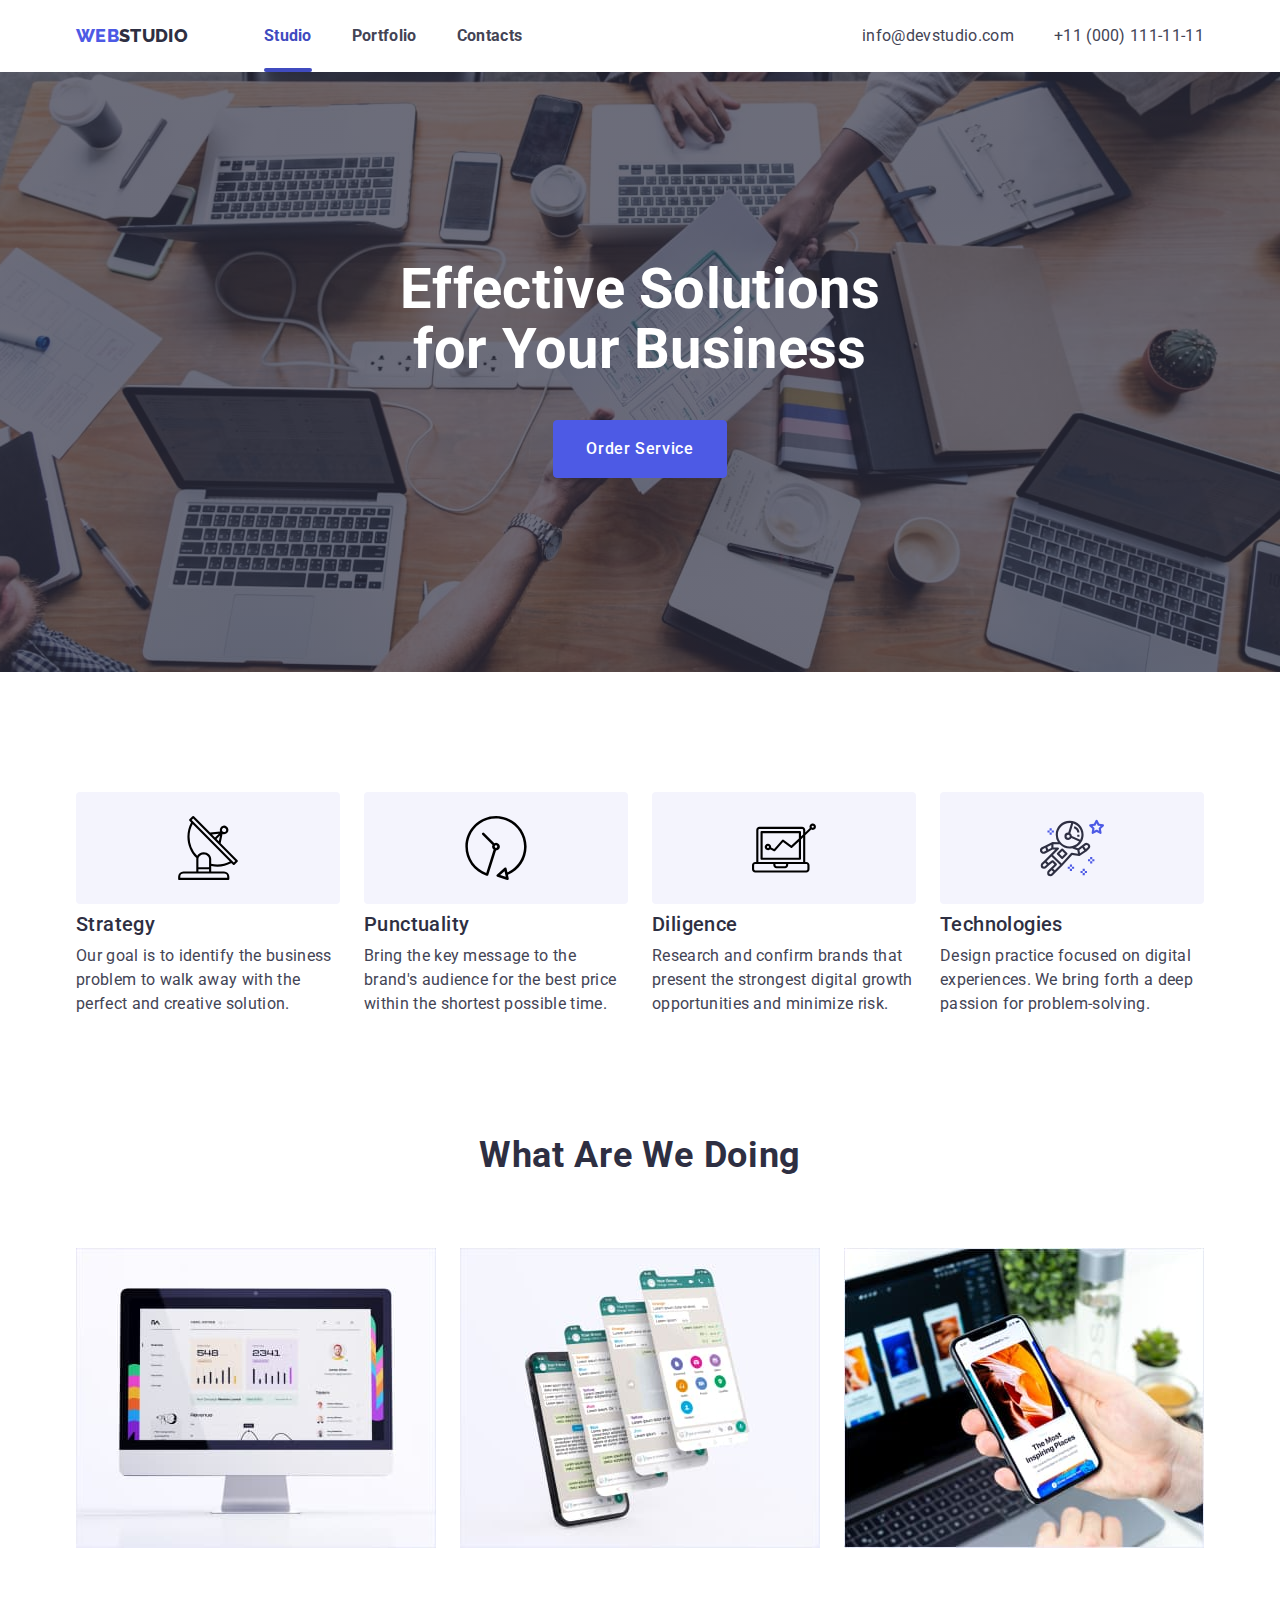
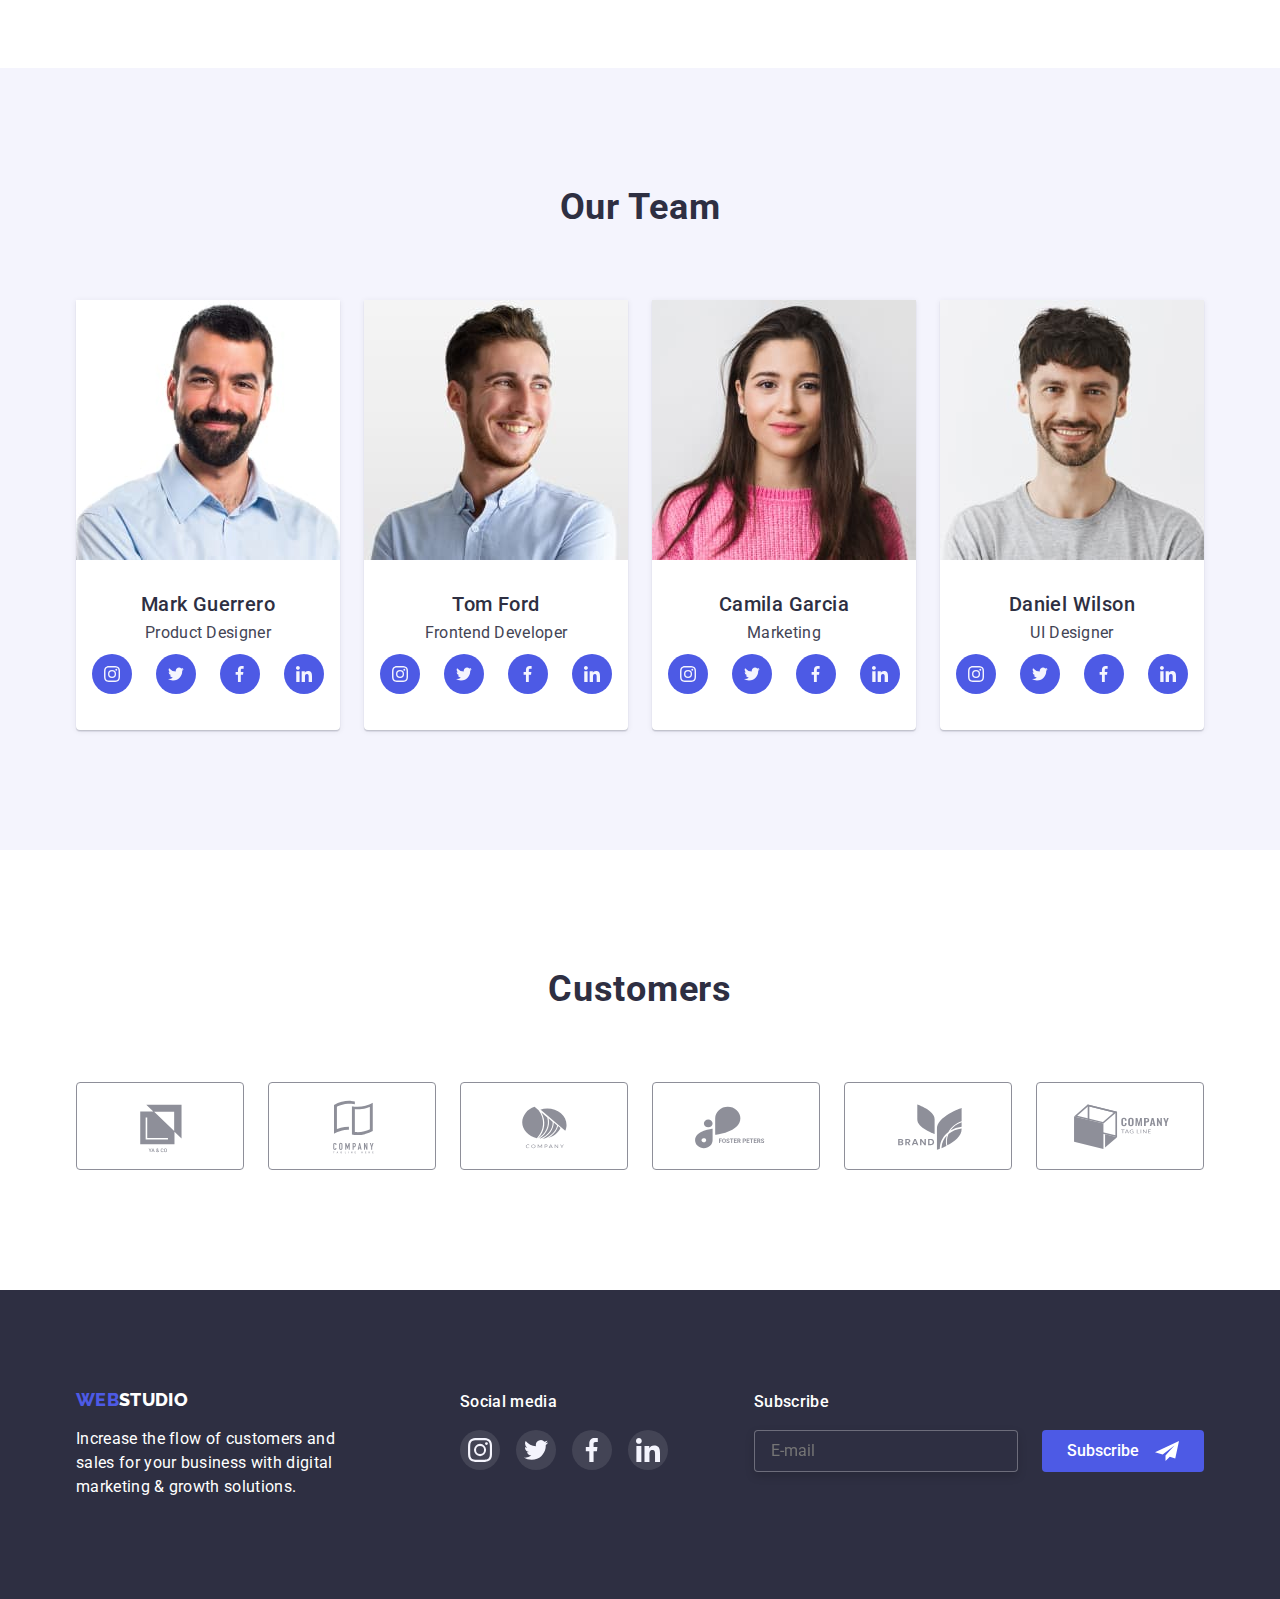
<file: index.html>
<!DOCTYPE html>
<html lang="en">

<head>
    <meta charset="UTF-8">
    <meta http-equiv="X-UA-Compatible" content="IE=edge">
    <meta name="viewport" content="width=device-width, initial-scale=1.0">
    <link
        href="https://fonts.googleapis.com/css2?family=Raleway:wght@800&family=Roboto:wght@400;500;700;900&display=swap"
        rel="stylesheet">
    <link rel="stylesheet"
        href="https://cdnjs.cloudflare.com/ajax/libs/modern-normalize/1.1.0/modern-normalize.min.css" />
    <link rel="stylesheet" href="./CSS/styles.css">
    <title>WEBSTUDIO</title>
</head>

<body>

    <header>
        <div class="container">
            <div class="menu-container">
                <a href="./index.html" class="menu-logo"><span>Web</span>Studio</a>
                <nav class="menu-navigation">
                    <ul class="menu-items">
                        <li class="menu-list"><a href="#" class="menu-item active">Studio</a></li>
                        <li class="menu-list"><a href="./portfolio.html" class="menu-item">Portfolio</a></li>
                        <li class="menu-list"><a href="#" class="menu-item">Contacts</a></li>
                    </ul>
                </nav>
                <ul class="menu-contacts">
                    <li class="menu-contact"><a href="mailto:info@devstudio.com"
                            class="menu-email">info@devstudio.com</a>
                    </li>
                    <li class="menu-contact"><a href="tel:+110001111111" class="menu-tel">+11 (000) 111-11-11</a></li>
                </ul>
                <button type="button" class="menu-btn  is-open js-open-menu" aria-expanded="false" data-menu>
                    <svg class="burger" width="40" height="40" aria-label="Переключатель моб меню">
                        <use class="icon-cross" href="./images/spriteicons.svg#icon-close-black"></use>
                        <use class="icon-burger" href="./images/spriteicons.svg#menu_btn"></use>
                    </svg>
                </button>
            </div>
            <div class="mobile-header js-menu-container">
                <div class="menu__burger" id="mobile-menu">
                    <ul class="menu__burger-nav">
                        <li class="menu__burger-item"><a href="#" class="menu__burger-link">Studio</a></li>
                        <li class="menu__burger-item"><a href="./portfolio.html" class="menu__burger-link">Portfolio</a>
                        </li>
                        <li class="menu__burger-item"><a href="#" class="menu__burger-link">Contacts</a>
                        </li>
                    </ul>
                    <ul class="menu__burger-contacts">
                        <li class="menu__burger-contact"><a href="tel:+110001111111" class="menu__burger-tel">+11
                                (000) 111-11-11</a>
                        </li>
                        <li class="menu__burger-contact"><a href="mailto:info@devstudio.com"
                                class="menu__burger-email">info@devstudio.com</a>
                        </li>
                    </ul>
                    <ul class="menu__burger-list">
                        <li><a href="#" class="menu__burger-icons">
                                <svg class="menu__burger-icon">
                                    <use href="./images/spriteicons.svg#icon-instagramsmall"></use>
                                </svg>
                            </a></li>
                        <li><a href="#" class="menu__burger-icons">
                                <svg class="menu__burger-icon">
                                    <use href="./images/spriteicons.svg#icon-twitsmall"></use>
                                </svg>
                            </a></li>
                        <li><a href="#" class="menu__burger-icons">
                                <svg class="menu__burger-icon">
                                    <use href="./images/spriteicons.svg#icon-fbsmall"></use>
                                </svg>
                            </a></li>
                        <li><a href="#" class="menu__burger-icons">
                                <svg class="menu__burger-icon">
                                    <use href="./images/spriteicons.svg#icon-linkedinsmall"></use>
                                </svg>
                            </a>
                        </li>
                    </ul>
                </div>
            </div>
        </div>
    </header>

    <main>
        <section class="hero-section">
            <div class="hero-container container">
                <h1 class="hero-title">Effective Solutions for Your Business</h1>
                <button data-modal-open type="button" class="hero-button">Order Service</button>
            </div>
        </section>
        <section class="list-section section">
            <div class="list-container container">
                <ul class="list-items">
                    <li class="list-item">
                        <div class="list-icons">
                            <svg class="list-icon">
                                <use href="./images/spriteicons.svg#icon-radar"></use>
                            </svg>
                        </div>
                        <h3 class="list-title">Strategy</h3>
                        <p class="list-text">Our goal is to identify the business
                            problem to walk away with the perfect and creative solution.
                        </p>
                    </li>
                    <li class="list-item">
                        <div class="list-icons">
                            <svg class="list-icon">
                                <use href="./images/spriteicons.svg#icon-clock"></use>
                            </svg>
                        </div>
                        <h3 class="list-title">Punctuality</h3>
                        <p class="list-text">Bring the key message to the brand's audience for the best
                            price within the shortest possible time.
                        </p>
                    </li>
                    <li class="list-item">
                        <div class="list-icons">
                            <svg class="list-icon">
                                <use href="./images/spriteicons.svg#icon-pc"></use>
                            </svg>
                        </div>
                        <h3 class="list-title">Diligence</h3>
                        <p class="list-text">Research and confirm brands that present the strongest
                            digital growth opportunities and minimize risk.
                        </p>
                    </li>
                    <li class="list-item">
                        <div class="list-icons">
                            <svg class="list-icon">
                                <use href="./images/spriteicons.svg#icon-astronaut"></use>
                            </svg>
                        </div>
                        <h3 class="list-title">Technologies</h3>
                        <p class="list-text">Design practice focused on digital experiences. We bring
                            forth a deep passion for problem-solving.
                        </p>
                    </li>
                </ul>
            </div>
        </section>
        <section class="doing-section section">
            <div class="doing-container container">
                <h2 class="doing-title">What are we doing</h2>
                <ul class="doing-items">
                    <li class="doing-item">
                        <img src="./images/devices/pc.jpg" width="360" alt="monitor">
                    </li>
                    <li class="doing-item">
                        <img src="./images/devices/phone1.jpg" width="360" alt="phone">
                    </li>
                    <li class="doing-item">
                        <img src="./images/devices/phone2.jpg" width="360" alt="phone in hand">
                    </li>
                </ul>
            </div>
        </section>
        <section class="team-section section">
            <div class="team-container container">
                <h2 class="team-title">Our Team</h2>
                <ul class="team-items">
                    <li class="team-item">
                        <img srcset="./images/team/mark.jpg 1x, ./images/team/mark@2x.jpg 2x"
                            src="./images/team/mark.jpg" width="264" alt="mark">
                        <h3 class="team-name">Mark Guerrero</h3>
                        <p class="team-position">Product Designer</p>
                        <ul class="team-social">
                            <li><a href="#" class="team-icons">
                                    <svg class="team-icon">
                                        <use href="./images/spriteicons.svg#icon-instagramsmall"></use>
                                    </svg>
                                </a>
                            </li>
                            <li><a href="#" class="team-icons">
                                    <svg class="team-icon">
                                        <use href="./images/spriteicons.svg#icon-twitsmall"></use>
                                    </svg>
                                </a>
                            </li>
                            <li><a href="#" class="team-icons">
                                    <svg class="team-icon">
                                        <use href="./images/spriteicons.svg#icon-fbsmall"></use>
                                    </svg>
                                </a>
                            </li>
                            <li><a href="#" class="team-icons">
                                    <svg class="team-icon">
                                        <use href="./images/spriteicons.svg#icon-linkedinsmall"></use>
                                    </svg>
                                </a>
                            </li>
                        </ul>
                    </li>
                    <li class="team-item">
                        <img srcset="./images/team/tom.jpg 1x, ./images/team/tom@2x.jpg 2x" src="./images/team/tom.jpg"
                            width="264" alt="tom">
                        <h3 class="team-name">Tom Ford</h3>
                        <p class="team-position">Frontend Developer</p>
                        <ul class="team-social">
                            <li><a href="#" class="team-icons">
                                    <svg class="team-icon">
                                        <use href="./images/spriteicons.svg#icon-instagramsmall"></use>
                                    </svg>
                                </a>
                            </li>
                            <li><a href="#" class="team-icons">
                                    <svg class="team-icon">
                                        <use href="./images/spriteicons.svg#icon-twitsmall"></use>
                                    </svg>
                                </a>
                            </li>
                            <li><a href="#" class="team-icons">
                                    <svg class="team-icon">
                                        <use href="./images/spriteicons.svg#icon-fbsmall"></use>
                                    </svg>
                                </a>
                            </li>
                            <li><a href="#" class="team-icons">
                                    <svg class="team-icon">
                                        <use href="./images/spriteicons.svg#icon-linkedinsmall"></use>
                                    </svg>
                                </a>
                            </li>
                        </ul>
                    </li>
                    <li class="team-item">
                        <img srcset="./images/team/camila.jpg 1x, ./images/team/camila@2x.jpg 2x"
                            src="./images/team/camila.jpg" width="264" alt="camila">
                        <h3 class="team-name">Camila Garcia</h3>
                        <p class="team-position">Marketing</p>
                        <ul class="team-social">
                            <li><a href="#" class="team-icons">
                                    <svg class="team-icon">
                                        <use href="./images/spriteicons.svg#icon-instagramsmall"></use>
                                    </svg>
                                </a>
                            </li>
                            <li><a href="#" class="team-icons">
                                    <svg class="team-icon">
                                        <use href="./images/spriteicons.svg#icon-twitsmall"></use>
                                    </svg>
                                </a>
                            </li>
                            <li><a href="#" class="team-icons">
                                    <svg class="team-icon">
                                        <use href="./images/spriteicons.svg#icon-fbsmall"></use>
                                    </svg>
                                </a>
                            </li>
                            <li><a href="#" class="team-icons">
                                    <svg class="team-icon">
                                        <use href="./images/spriteicons.svg#icon-linkedinsmall"></use>
                                    </svg>
                                </a>
                            </li>
                        </ul>
                    </li>
                    <li class="team-item">
                        <img srcset="./images/team/daniel.jpg 1x, ./images/team/daniel@2x.jpg 2x"
                            src="./images/team/daniel.jpg" width="264" alt="daniel">
                        <h3 class="team-name">Daniel Wilson</h3>
                        <p class="team-position">UI Designer</p>
                        <ul class="team-social">
                            <li><a href="#" class="team-icons">
                                    <svg class="team-icon">
                                        <use href="./images/spriteicons.svg#icon-instagramsmall"></use>
                                    </svg>
                                </a>
                            </li>
                            <li><a href="#" class="team-icons">
                                    <svg class="team-icon">
                                        <use href="./images/spriteicons.svg#icon-twitsmall"></use>
                                    </svg>
                                </a>
                            </li>
                            <li><a href="#" class="team-icons">
                                    <svg class="team-icon">
                                        <use href="./images/spriteicons.svg#icon-fbsmall"></use>
                                    </svg>
                                </a>
                            </li>
                            <li><a href="#" class="team-icons">
                                    <svg class="team-icon">
                                        <use href="./images/spriteicons.svg#icon-linkedinsmall"></use>
                                    </svg>
                                </a>
                            </li>
                        </ul>
                    </li>
                </ul>
            </div>
        </section>
        <section class="customers-section section">
            <div class="customers-container container">
                <h2 class="customers-title">Customers</h2>
                <ul class="customers-partner">
                    <li class="customers-list"><a href="#" class="customers-icons">
                            <svg class="customers-icon">
                                <use href="./images/spriteicons.svg#icon-yaco"></use>
                            </svg>
                        </a>
                    </li>
                    <li class="customers-list"><a href="#" class="customers-icons">
                            <svg class="customers-icon">
                                <use href="./images/spriteicons.svg#icon-companybook"></use>
                            </svg>
                        </a>
                    </li>
                    <li class="customers-list"><a href="#" class="customers-icons">
                            <svg class="customers-icon">
                                <use href="./images/spriteicons.svg#icon-company"></use>
                            </svg>
                        </a>
                    </li>
                    <li class="customers-list"><a href="#" class="customers-icons">
                            <svg class="customers-icon">
                                <use href="./images/spriteicons.svg#icon-foster"></use>
                            </svg>
                        </a>
                    </li>
                    <li class="customers-list"><a href="#" class="customers-icons">
                            <svg class="customers-icon">
                                <use href="./images/spriteicons.svg#icon-brand"></use>
                            </svg>
                        </a>
                    </li>
                    <li class="customers-list"><a href="#" class="customers-icons">
                            <svg class="customers-icon">
                                <use href="./images/spriteicons.svg#icon-tagline"></use>
                            </svg>
                        </a>
                    </li>
                </ul>
            </div>
        </section>
    </main>

    <footer class="footer-section">
        <div class="footer-container container">
            <div class="footer-recommendation">
                <a href="./index.html" class="footer-logo"><span>Web</span>Studio</a>
                <p class="footer-text">Increase the flow of customers and sales for your business with
                    digital marketing & growth solutions.
                </p>
            </div>
            <div class="footer-social">
                <h2 class="footer-title">Social media</h2>
                <ul class="footer-media">
                    <li class="footer-list"><a href="#" class="footer-icons">
                            <svg class="footer-icon">
                                <use href="./images/spriteicons.svg#icon-instagramsmall"></use>
                            </svg>
                        </a>
                    </li>
                    <li class="footer-list"><a href="#" class="footer-icons">
                            <svg class="footer-icon">
                                <use href="./images/spriteicons.svg#icon-twitwhite"></use>
                            </svg>
                        </a>
                    </li>
                    <li class="footer-list"><a href="#" class="footer-icons">
                            <svg class="footer-icon">
                                <use href="./images/spriteicons.svg#icon-fbwhite"></use>
                            </svg>
                        </a>
                    </li>
                    <li class="footer-list"><a href="#" class="footer-icons">
                            <svg class="footer-icon">
                                <use href="./images/spriteicons.svg#icon-linkedinsmall"></use>
                            </svg>
                        </a>
                    </li>
                </ul>
            </div>
            <form class="footer-subscribe">
                <h2 class="form-title">Subscribe</h2>
                <div class="form-all">
                    <input type="email" name="email" id="email" class="form-input" placeholder="E-mail">
                    <label for="email" class="form-label"></label>
                    <button class="form-button" type="submit">Subscribe
                        <svg class="form-icon">
                            <use href="./images/spriteicons.svg#icon-send"></use>
                        </svg>
                    </button>
                </div>
            </form>
        </div>
    </footer>

    <div data-modal class="backdrop is-hidden">
        <div class="modal">
            <button type="button" class="modal-button" data-modal-close>
                <svg class="modal-icon">
                    <use href="./images/spriteicons.svg#icon-close-black"></use>
                </svg>
            </button>
            <div class="modal-form">
                <h2 class="modal-title">Leave your contacts and we will call you back</h2>
                <form class="form">
                    <div class="modal-form-field">
                        <input type="text" name="name" id="name" class="modal-form-input" required
                            pattern="^[a-zA-Za-яА-Я]" minlength="4">
                        <label for="name" class="modal-form-label">Name</label>
                        <svg class="modal-form-icon">
                            <use href="./images/spriteicons.svg#icon-person"></use>
                        </svg>
                    </div>
                    <div class="modal-form-field">
                        <input type="tel" name="phone" id="phone" class="modal-form-input" required
                            pattern="[0-9]{3}-[0-9]{3}-[0-9]{2}-[0-9]{2}" title="xxx-xxx-xx-xx">
                        <label for="phone" class="modal-form-label">Phone</label>
                        <svg class="modal-form-icon">
                            <use href="./images/spriteicons.svg#icon-phone"></use>
                        </svg>
                    </div>
                    <div class="modal-form-field">
                        <input type="email" name="mail" id="mail" class="modal-form-input">
                        <label for="mail" class="modal-form-label">Email</label>
                        <svg class="modal-form-icon">
                            <use href="./images/spriteicons.svg#icon-email"></use>
                        </svg>
                    </div>
                    <div class="modal-form-textarea">
                        <textarea name="comment" id="comment" rows="10" class="modal-form-input-textarea"
                            placeholder="Text input"></textarea>
                        <label for="comment" class="modal-form-label-textarea">Comment</label>
                    </div>
                    <div class="modal-form-checkbox">
                        <input type="checkbox" name="policy" id="policy"
                            class="modal-form-input-checkbox visually-hidden">
                        <label for="policy" class="modal-form-label-checkbox">I accept the terms and conditions of the
                            &nbsp; <a href="#" class="modal-policy"><span>Privacy Policy</span></a></label>
                    </div>
                    <div class="modal-form-button">
                        <button class="modal-form-button-send" type="submit">Send</button>
                    </div>
                </form>
            </div>
        </div>
    </div>

    <script src="./js/modal.js"></script>
    <script src="./js/mobile-menu.js"></script>
</body>

</html>
</file>
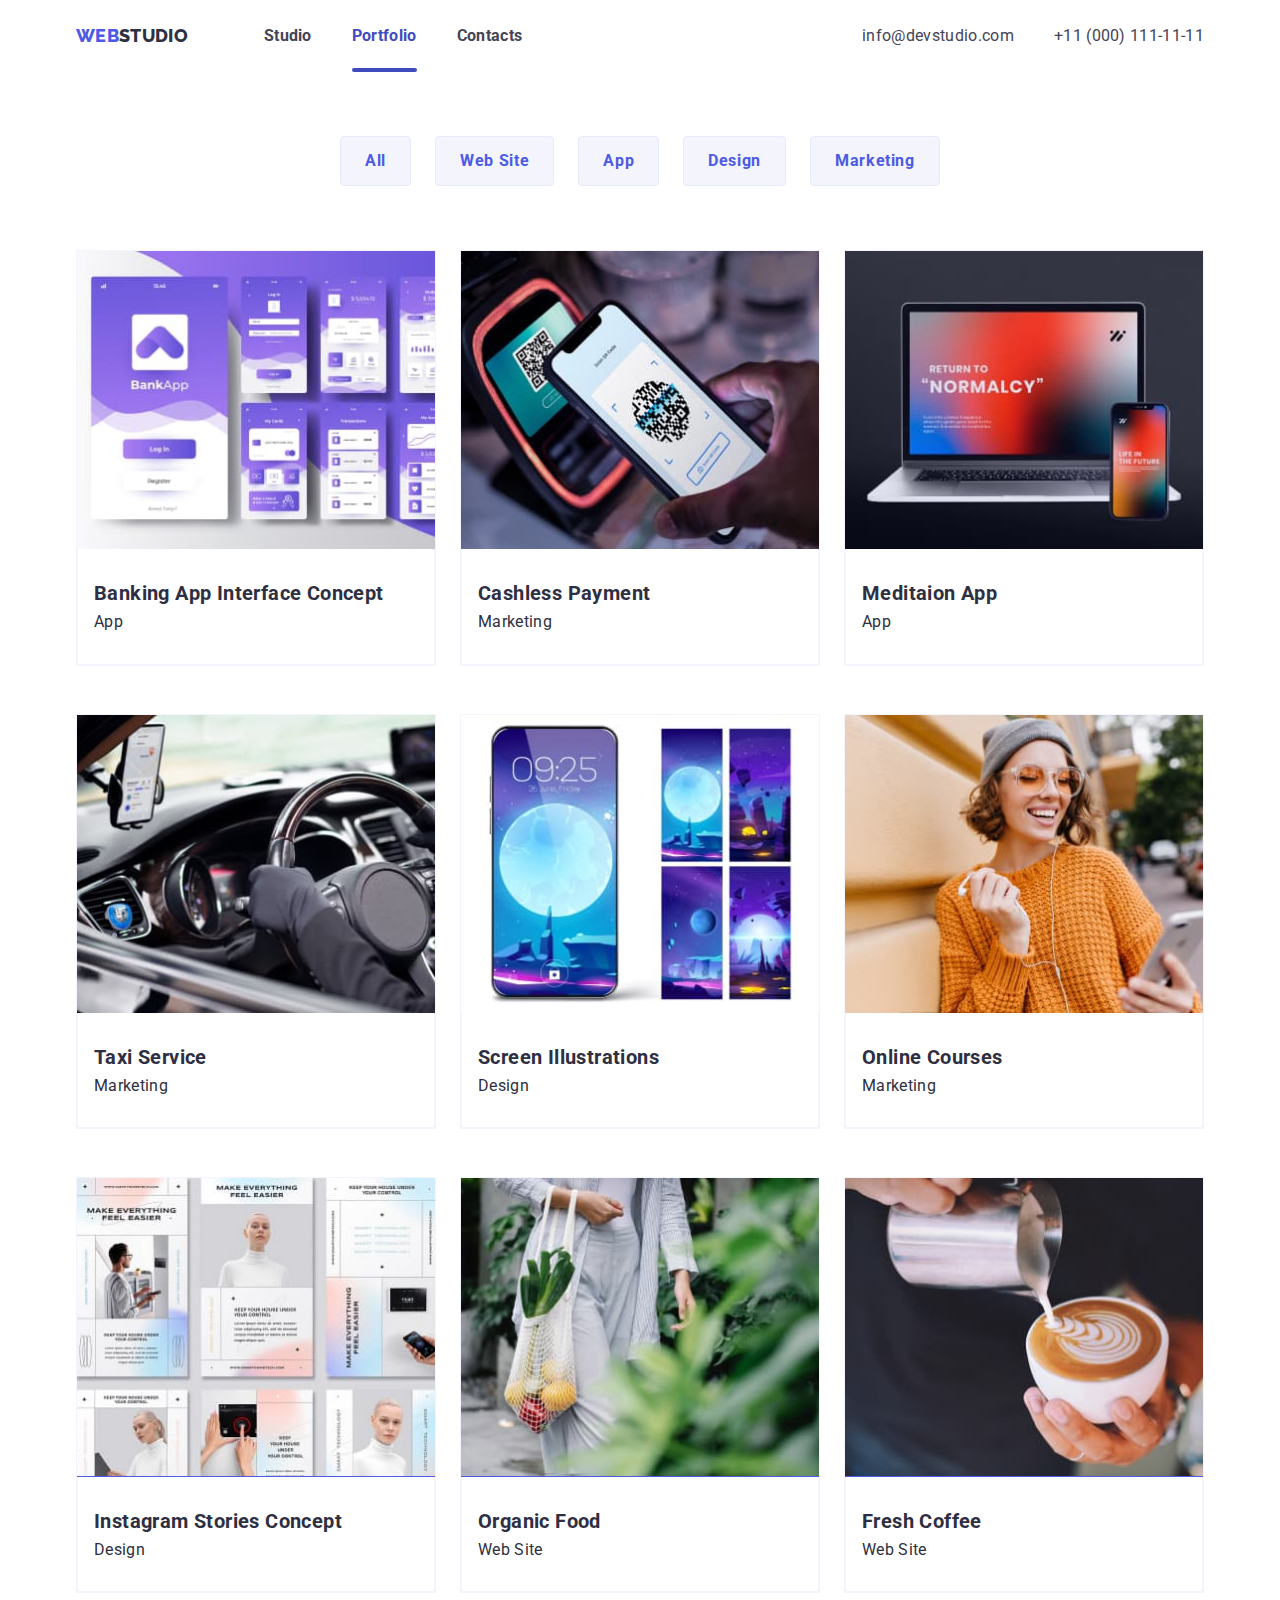
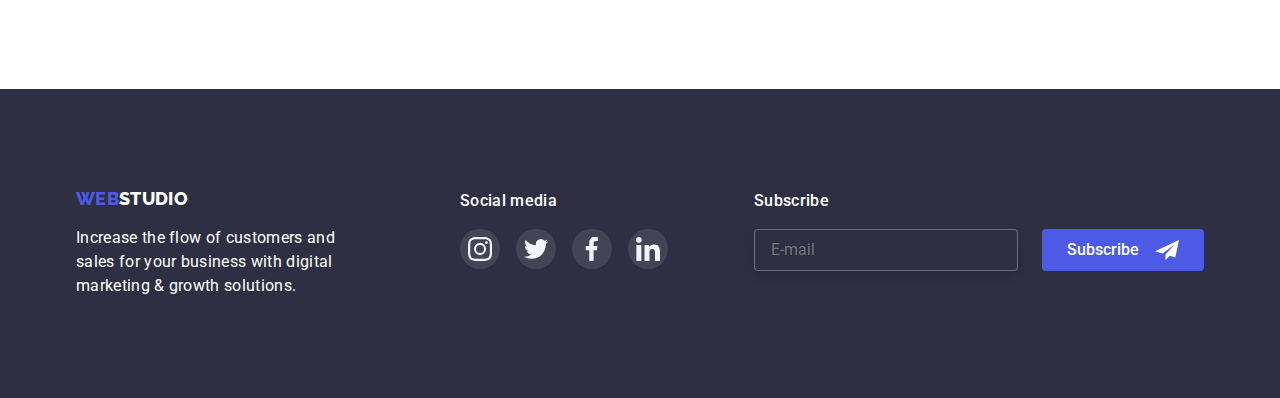
<file: portfolio.html>
<!DOCTYPE html>
<html lang="en">

<head>
    <meta charset="UTF-8">
    <meta http-equiv="X-UA-Compatible" content="IE=edge">
    <meta name="viewport" content="width=device-width, initial-scale=1.0">
    <link
        href="https://fonts.googleapis.com/css2?family=Raleway:wght@800&family=Roboto:wght@400;500;700;900&display=swap"
        rel="stylesheet">
    <link rel="stylesheet"
        href="https://cdnjs.cloudflare.com/ajax/libs/modern-normalize/1.1.0/modern-normalize.min.css" />
    <link rel="stylesheet" href="./CSS/styles.css">
    <title>WEBSTUDIO</title>
</head>

<body>

    <header>
        <div class="container">
            <div class="menu-container">
                <a href="./index.html" class="menu-logo"><span>Web</span>Studio</a>
                <nav class="menu-navigation">
                    <ul class="menu-items">
                        <li class="menu-list"><a href="./index.html" class="menu-item">Studio</a></li>
                        <li class="menu-list"><a href="#" class="menu-item active">Portfolio</a></li>
                        <li class="menu-list"><a href="#" class="menu-item">Contacts</a></li>
                    </ul>
                </nav>
                <ul class="menu-contacts">
                    <li class="menu-contact"><a href="mailto:info@devstudio.com"
                            class="menu-email">info@devstudio.com</a>
                    </li>
                    <li class="menu-contact"><a href="tel:+110001111111" class="menu-tel">+11 (000) 111-11-11</a></li>
                </ul>
                <button type="button" class="menu-btn  is-open js-open-menu" aria-expanded="false" data-menu>
                    <svg class="burger" width="40" height="40" aria-label="Переключатель моб меню">
                        <use class="icon-cross" href="./images/spriteicons.svg#icon-close-black"></use>
                        <use class="icon-burger" href="./images/spriteicons.svg#menu_btn"></use>
                    </svg>
                </button>
            </div>
            <div class="mobile-header js-menu-container">
                <div class="menu__burger" id="mobile-menu">
                    <ul class="menu__burger-nav">
                        <li class="menu__burger-item"><a href="./index.html" class="menu__burger-link">Studio</a></li>
                        <li class="menu__burger-item"><a href="#" class="menu__burger-link">Portfolio</a></li>
                        <li class="menu__burger-item"><a href="#" class="menu__burger-link">Contacts</a>
                        </li>
                    </ul>
                    <ul class="menu__burger-contacts">
                        <li class="menu__burger-contact"><a href="tel:+110001111111" class="menu__burger-tel">+11
                                (000) 111-11-11</a>
                        </li>
                        <li class="menu__burger-contact"><a href="mailto:info@devstudio.com"
                                class="menu__burger-email">info@devstudio.com</a>
                        </li>
                    </ul>
                    <ul class="menu__burger-list">
                        <li><a href="#" class="menu__burger-icons">
                                <svg class="menu__burger-icon">
                                    <use href="./images/spriteicons.svg#icon-instagramsmall"></use>
                                </svg>
                            </a></li>
                        <li><a href="#" class="menu__burger-icons">
                                <svg class="menu__burger-icon">
                                    <use href="./images/spriteicons.svg#icon-twitsmall"></use>
                                </svg>
                            </a></li>
                        <li><a href="#" class="menu__burger-icons">
                                <svg class="menu__burger-icon">
                                    <use href="./images/spriteicons.svg#icon-fbsmall"></use>
                                </svg>
                            </a></li>
                        <li><a href="#" class="menu__burger-icons">
                                <svg class="menu__burger-icon">
                                    <use href="./images/spriteicons.svg#icon-linkedinsmall"></use>
                                </svg>
                            </a>
                        </li>
                    </ul>
                </div>
            </div>
        </div>
    </header>

    <main>
        <section class="portfolio-section">
            <div class="portfolio-container container">
                <ul class="portfolio-buttons">
                    <li class="portfolio-list"><button type="button" class="portfolio-button">All</button></li>
                    <li class="portfolio-list"><button type="button" class="portfolio-button">Web Site</button></li>
                    <li class="portfolio-list"><button type="button" class="portfolio-button">App</button></li>
                    <li class="portfolio-list"><button type="button" class="portfolio-button">Design</button></li>
                    <li class="portfolio-list"><button type="button" class="portfolio-button">Marketing</button></li>
                </ul>
                <ul class="portfolio-cards">
                    <li class="portfolio-card">
                        <div class="portfolio-overlay">
                            <img srcset="./images/portfolio/app.jpg 1x, ./images/portfolio/app@2x.jpg 2x"
                                src="./images/portfolio/app.jpg" width="360" alt="mobile app">
                            <div class="overlay">
                                <p class="overlay-text">14 Stylish and User-Friendly App Design Concepts · Task Manager
                                    App · Calorie Tracker App · Exotic Fruit Ecommerce App · Cloud Storage App
                                </p>
                            </div>
                        </div>
                        <div class="portfolio-title">
                            <h2 class="portfolio-subtitle">Banking App Interface Concept</h2>
                            <p class="portfolio-text">App</p>
                        </div>
                    </li>
                    <li class="portfolio-card">
                        <div class="portfolio-overlay">
                            <img srcset="./images/portfolio/phone.jpg 1x, ./images/portfolio/phone@2x.jpg 2x"
                                src="./images/portfolio/phone.jpg" width="360" alt="phone with  QR">
                            <div class="overlay">
                                <p class="overlay-text">14 Stylish and User-Friendly App Design Concepts · Task Manager
                                    App · Calorie Tracker App · Exotic Fruit Ecommerce App · Cloud Storage App
                                </p>
                            </div>
                        </div>
                        <div class="portfolio-title">
                            <h2 class="portfolio-subtitle">Cashless Payment</h2>
                            <p class="portfolio-text">Marketing</p>
                        </div>
                    </li>
                    <li class="portfolio-card">
                        <div class="portfolio-overlay">
                            <img srcset="./images/portfolio/note.jpg 1x, ./images/portfolio/note@2x.jpg 2x"
                                src="./images/portfolio/note.jpg" width="360" alt="notebook and phone">
                            <div class="overlay">
                                <p class="overlay-text">14 Stylish and User-Friendly App Design Concepts · Task Manager
                                    App · Calorie Tracker App · Exotic Fruit Ecommerce App · Cloud Storage App
                                </p>
                            </div>
                        </div>
                        <div class="portfolio-title">
                            <h2 class="portfolio-subtitle">Meditaion App</h2>
                            <p class="portfolio-text">App</p>
                        </div>
                    </li>
                    <li class="portfolio-card">
                        <div class="portfolio-overlay">
                            <img srcset="./images/portfolio/taxi.jpg 1x, ./images/portfolio/taxi@2x.jpg 2x"
                                src="./images/portfolio/taxi.jpg" width="360" alt="hands on the wheel">
                            <div class="overlay">
                                <p class="overlay-text">14 Stylish and User-Friendly App Design Concepts · Task Manager
                                    App · Calorie Tracker App · Exotic Fruit Ecommerce App · Cloud Storage App
                                </p>
                            </div>
                        </div>
                        <div class="portfolio-title">
                            <h2 class="portfolio-subtitle">Taxi Service</h2>
                            <p class="portfolio-text">Marketing</p>
                        </div>
                    </li>
                    <li class="portfolio-card">
                        <div class="portfolio-overlay">
                            <img srcset="./images/portfolio/theme.jpg 1x, ./images/portfolio/theme@2x.jpg 2x"
                                src="./images/portfolio/theme.jpg" width="360" alt="blue theme">
                            <div class="overlay">
                                <p class="overlay-text">14 Stylish and User-Friendly App Design Concepts · Task Manager
                                    App · Calorie Tracker App · Exotic Fruit Ecommerce App · Cloud Storage App
                                </p>
                            </div>
                        </div>
                        <div class="portfolio-title">
                            <h2 class="portfolio-subtitle">Screen Illustrations</h2>
                            <p class="portfolio-text">Design</p>
                        </div>
                    </li>
                    <li class="portfolio-card">
                        <div class="portfolio-overlay">
                            <img srcset="./images/portfolio/girl.jpg 1x, ./images/portfolio/girl@2x.jpg 2x"
                                src="./images/portfolio/girl.jpg" width="360" alt="girl in yellow">
                            <div class="overlay">
                                <p class="overlay-text">14 Stylish and User-Friendly App Design Concepts · Task Manager
                                    App · Calorie Tracker App · Exotic Fruit Ecommerce App · Cloud Storage App
                                </p>
                            </div>
                        </div>
                        <div class="portfolio-title">
                            <h2 class="portfolio-subtitle">Online Courses</h2>
                            <p class="portfolio-text">Marketing</p>
                        </div>
                    </li>
                    <li class="portfolio-card">
                        <div class="portfolio-overlay">
                            <img srcset="./images/portfolio/card.jpg 1x, ./images/portfolio/card@2x.jpg 2x"
                                src="./images/portfolio/card.jpg" width="360" alt="instagram stories">
                            <div class="overlay">
                                <p class="overlay-text">14 Stylish and User-Friendly App Design Concepts · Task Manager
                                    App · Calorie Tracker App · Exotic Fruit Ecommerce App · Cloud Storage App
                                </p>
                            </div>
                        </div>
                        <div class="portfolio-title">
                            <h2 class="portfolio-subtitle">Instagram Stories Concept</h2>
                            <p class="portfolio-text">Design</p>
                        </div>
                    </li>
                    <li class="portfolio-card">
                        <div class="portfolio-overlay">
                            <img srcset="./images/portfolio/food.jpg 1x, ./images/portfolio/food@2x.jpg 2x"
                                src="./images/portfolio/food.jpg" width="360" alt="food on bag">
                            <div class="overlay">
                                <p class="overlay-text">14 Stylish and User-Friendly App Design Concepts · Task Manager
                                    App · Calorie Tracker App · Exotic Fruit Ecommerce App · Cloud Storage App
                                </p>
                            </div>
                        </div>
                        <div class="portfolio-title">
                            <h2 class="portfolio-subtitle">Organic Food</h2>
                            <p class="portfolio-text">Web Site</p>
                        </div>
                    </li>
                    <li class="portfolio-card">
                        <div class="portfolio-overlay">
                            <img srcset="./images/portfolio/coffe.jpg 1x, ./images/portfolio/coffe@2x.jpg 2x"
                                src="./images/portfolio/coffe.jpg" width="360" alt="make coffee">
                            <div class="overlay">
                                <p class="overlay-text">14 Stylish and User-Friendly App Design Concepts · Task Manager
                                    App · Calorie Tracker App · Exotic Fruit Ecommerce App · Cloud Storage App
                                </p>
                            </div>
                        </div>
                        <div class="portfolio-title">
                            <h2 class="portfolio-subtitle">Fresh Coffee</h2>
                            <p class="portfolio-text">Web Site</p>
                        </div>
                    </li>
                </ul>
            </div>
        </section>
    </main>

    <footer class="footer-section">
        <div class="footer-container container">
            <div class="footer-recommendation">
                <a href="./index.html" class="footer-logo"><span>Web</span>Studio</a>
                <p class="footer-text">Increase the flow of customers and sales for your business with
                    digital marketing & growth solutions.
                </p>
            </div>
            <div class="footer-social">
                <h2 class="footer-title">Social media</h2>
                <ul class="footer-media">
                    <li class="footer-list"><a href="#" class="footer-icons">
                            <svg class="footer-icon">
                                <use href="./images/spriteicons.svg#icon-instagramsmall"></use>
                            </svg>
                        </a>
                    </li>
                    <li class="footer-list"><a href="#" class="footer-icons">
                            <svg class="footer-icon">
                                <use href="./images/spriteicons.svg#icon-twitwhite"></use>
                            </svg>
                        </a>
                    </li>
                    <li class="footer-list"><a href="#" class="footer-icons">
                            <svg class="footer-icon">
                                <use href="./images/spriteicons.svg#icon-fbwhite"></use>
                            </svg>
                        </a>
                    </li>
                    <li class="footer-list"><a href="#" class="footer-icons">
                            <svg class="footer-icon">
                                <use href="./images/spriteicons.svg#icon-linkedinsmall"></use>
                            </svg>
                        </a>
                    </li>
                </ul>
            </div>
            <form class="footer-form">
                <h2 class="form-title">Subscribe</h2>
                <div class="form-all">
                    <input type="email" name="email" id="email" class="form-input" placeholder="E-mail">
                    <label for="email" class="form-label"></label>
                    <button class="form-button" type="submit">Subscribe
                        <svg class="form-icon">
                            <use href="./images/spriteicons.svg#icon-send"></use>
                        </svg>
                    </button>
                </div>
            </form>
        </div>
    </footer>

    <script src="./js/mobile-menu.js"></script>
</body>

</html>
</file>
<file: CSS/styles.css>
/*=================== Обнуление стилей ======================*/
h1,
h2,
h3,
h4,
h5,
h6,
p {
   margin: 0;
   padding: 0;
}
ul {
   list-style: none;
   padding: 0;
   margin: 0;
}
a {
   text-decoration: none;
   padding: 0;
   margin: 0;
}
/*=============== root ============================*/
/*text-color  #434455 */
/*primery-band + buttons #4D5AE5  */
/*menu+title-color #2E2F42  */
/*footer-color #E7E9FC  */
/*button:hover-color #404BBF */
/*sucsses-color #31D0AA */
/*subtle-color #8E8F99 */
/*acent-color #E7E9FC */
/*light-color #F4F4FD */
:root {
   --text-color: #434455;
   --primery-band: #4D5AE5;
   --title-color: #2E2F42;
   --footer-color: #E7E9FC;
   --button-hover-color: #404BBF;
   --sucsses-color: #31D0AA;
   --subtle-color: #8E8F99;
   --acent-color: #E7E9FC;
   --light-color: #F4F4FD;
}
/*================ Общие стили =================*/
body {
   font-family: 'Roboto', sans-serif;
   letter-spacing: 0.02em;
   color: var(--text-color);
}
span {
   color: var(--primery-band);
}
.container {
   margin: 0 auto;
   padding: 0px 15px;
}
.section {
   padding-top: 96px;
}
img {
   display: block;
   max-width: 100%;
}
.visually-hidden {
   position: absolute;
   width: 1px;
   height: 1px;
   margin: -1px;
   padding: 0px;
   overflow: hidden;
   border: 0;
   clip: rect(0 0 0 0);
}
@media screen and (min-width: 480px) {
   .container {
      width: 480px;
   }
}
@media screen and (min-width: 768px) {
   .container {
      width: 768px;
   }
}
@media screen and (min-width: 1200px) {
   .container {
      width: 1158px;
   }
   .section {
      padding-top: 120px;
   }
}
/*================== MENU ================== */
.menu-container {
   display: flex;
   justify-content: space-between;
   align-items: center;
   position: relative;
}
/*menu-shadow используеться в портфолио*/
.menu-shadow {
   box-shadow: 0px 2px 1px rgba(46, 47, 66, 0.08), 0px 1px 1px rgba(46, 47, 66, 0.16), 0px 1px 6px rgba(46, 47, 66, 0.08);
}
.menu-logo {
   display: inline-block;
   padding: 24px 0px;

   font-family: 'Raleway', sans-serif;
   font-size: 18px;
   font-weight: 800;
   text-transform: uppercase;
   color: var(--title-color);
}
.menu-navigation {
   display: flex;
   flex-wrap: nowrap;
   align-items: center;
}
.menu-items {
   display: none;

   padding: 24px 0px;
   font-weight: 700;
   color: var(--title-color);
}
.menu-list {
   position: relative;
   margin: 0px 40px 0px 0px;
}
.active::after {
   content: "";
   position: absolute;
   left: 0;
   bottom: -24px;
   width: 100%;

   height: 4px;
   background-color: var(--button-hover-color);
   border-radius: 2px;
}
.menu-list:last-child {
   margin: 0px;
}
.menu-item {
   line-height: 1.5;
   color: var(--text-color);

   transition: color 250ms cubic-bezier(0.4, 0, 0.2, 1);
}
.menu-item.active {
   color: var(--button-hover-color);
}
.menu-item:hover,
.menu-item:focus {
   color: var(--button-hover-color);
}
.menu-contacts {
   display: none;
   margin-left: auto;
}
.menu-email,
.menu-tel {
   color: inherit;
   transition: color 250ms cubic-bezier(0.4, 0, 0.2, 1);
}
.menu-email:hover,
.menu-email:focus {
   color: var(--button-hover-color);
}
.menu-tel:hover,
.menu-tel:focus {
   color: var(--button-hover-color);
}
@media screen and (min-width: 768px) {
   .menu-items {
      display: flex;
   }
   .menu-logo {
      margin-right: 123px;
   }
   .menu-navigation {
      margin-right: 118px;
   }
   .menu-contact {
      margin: 0px 0px 4px 0px;
   }
   .menu-contact:last-child {
      margin: 0px;
   }
   .menu-email,
   .menu-tel {
      font-size: 12px;
      line-height: 1.33;
   }
}
@media screen and (min-width: 768px), (min-width: 1200px) {
   .menu-contacts {
      display: flex;
      flex-direction: column;
   }
}
@media screen and (min-width: 1200px) {
   .menu-contacts {
      flex-direction: row;
   }
   .menu-contact {
      margin: 0px 40px 0px 0px;
   }
   .menu-contact:last-child {
      margin: 0px;
   }
   .menu-logo {
      margin-right: 76px;
   }
   .menu-navigation {
      margin-right: 0px;
   }
   .menu-email,
   .menu-tel {
      font-size: inherit;
   }
}
/*================== MENU BURGER ================== */
.menu-btn {
   display: inline-flex;
   margin: 0;
   padding: 0;
   border: none;
   background-color: transparent;
   border: 1px solid transparent;
   padding: 2px;
   z-index: 50;
   display: flex;
   justify-content: center;
   align-items: center;
}
.mobile-header {
   display: flex;
   width: 100%;
}
.mobile-header {
   display: flex;
   flex-direction: column;
   width: 100%;
   height: 796px;
   background-color: #FFFFFF;
   position: absolute;
   z-index: 40;
   top: 0;
   left: 0%;
}
.mobile-header.is-open {
   display: block;
   width: 100vw;
   height: 100vh;
}
.mobile-header {
   display: none;
}
.mobile-header .icon-style {
   padding-bottom: 40px;
   padding-top: 28px;
   justify-content: flex-start;
}
.menu-btn[aria-expanded=true] {
   border: 1px solid rgba(0, 0, 0, 0.1);
   background-color: var(--border-collor);
   display: flex;
   width: 24px;
   height: 24px;
   border-radius: 50%;
   cursor: pointer;
   align-items: center;
   justify-content: center;
}
.menu-btn[aria-expanded=true] .burger {
   width: 8px;
}
.menu-btn[aria-expanded=false] .burger {
   width: 32px;
}
.menu-btn[aria-expanded=true] .icon-burger {
   display: none;
}
.menu-btn[aria-expanded=false] .icon-burger {
   display: block;
}
.menu-btn[aria-expanded=false] .icon-cross {
   display: none;
}
.menu-btn[aria-expanded=true] .icon-cross {
   display: block;
}
@media screen and (max-width: 767px) {
   .menu-button[aria-expanded=true] {
      border: 1px solid rgba(0, 0, 0, 0.1);
      background-color: #E7E9FC;
      display: flex;
      width: 24px;
      height: 24px;
      border-radius: 50%;
      cursor: pointer;
      align-items: center;
      justify-content: center;
   }
}
.mobile-container {
   width: 100%;
   height: 100%;
   display: flex;
   justify-content: space-between;
   align-items: center;
}
.menu__burger {
   display: flex;
   flex-direction: column;
   width: 100vw;
   height: 100vh;
   padding: 80px 40px 40px 40px;
}
.menu__burger-item {
   margin-top: 40px;
}
.menu__burger-item:first-child {
   margin-top: 0px;
}
.menu__burger-link {
   font-size: 36px;
   font-weight: 700;
   line-height: 1.11;
   letter-spacing: 0.02em;
   color: var(--title-color);
}
.menu__burger-link:focus {
   color: var(--button-hover-color);
}
.menu__burger-contacts {
   margin-top: auto;
}
.menu__burger-contact {
   margin-top: 40px;
}
.menu__burger-contact:first-child {
   margin-top: 0px;
}
.menu__burger-tel {
   font-size: 36px;
   font-weight: 700;
   line-height: 1.11;
   color: var(--text-color);
}
.menu__burger-tel:focus {
   color: var(--button-hover-color);
}
.menu__burger-email {
   font-size: 20px;
   font-weight: 500;
   line-height: 1.2;
   letter-spacing: 0.02em;
   color: var(--text-color);
}
.menu__burger-email:focus {
   color: var(--button-hover-color);
}
.menu__burger-list {
   display: flex;
   flex-wrap: wrap;
   column-gap: 56px;
   row-gap: 15px;
   margin-top: 48px;
}
.menu__burger-icons {
   width: 40px;
   height: 40px;
   border-radius: 50%;
   background-color: var(--primery-band);

   display: flex;
   align-items: center;
   justify-content: center;
}
.menu__burger-icon {
   width: 24px;
   height: 24px;
}
@media screen and (min-width: 768px) {
   .menu-btn {
      display: none;
   }
}
/*============ HERO ================== */
.hero-section {
   padding: 112px 0px;
   max-width: 1600px;
   height: 432px;
   margin: 0 auto;
   background-color: var(--title-color);
   background-image: linear-gradient(rgba(46, 47, 66, 0.7), rgba(46, 47, 66, 0.7)), url('../images/hero/people-office480x1.jpg');
   background-position: center;
   background-repeat: no-repeat;
   background-size: cover;
}
@media screen and (min-device-pixel-ratio: 2),
screen and (min-resolution: 192dpi),
screen and (min-resolution: 2dppx) {
   .hero-section {
      background-image: linear-gradient(rgba(46, 47, 66, 0.7), rgba(46, 47, 66, 0.7)), url('../images/hero/people-office480x2.jpg');
   }
}
@media screen and (min-width: 768px){
   .hero-section {
      background-image: linear-gradient(rgba(46, 47, 66, 0.7), rgba(46, 47, 66, 0.7)), url('../images/hero/people-office768x1.jpg');
   }
}
@media screen and (min-device-pixel-ratio: 2),
screen and (min-resolution: 192dpi) and (min-width: 768px),
screen and (min-resolution: 2dppx) and (min-width: 768px) {
   .hero-section {
      background-image: linear-gradient(rgba(46, 47, 66, 0.7), rgba(46, 47, 66, 0.7)), url('../images/hero/people-office768x2.jpg');
   }
}
@media screen and (min-width: 1200px){
   .hero-section {
      background-image: linear-gradient(rgba(46, 47, 66, 0.7), rgba(46, 47, 66, 0.7)), url('../images/hero/people-office.jpg');
   }
}
@media screen and (min-device-pixel-ratio: 2),
screen and (min-resolution: 192dpi) and (min-width: 1200px),
screen and (min-resolution: 2dppx) and (min-width: 1200px) {
   .hero-section {
      background-image: linear-gradient(rgba(46, 47, 66, 0.7), rgba(46, 47, 66, 0.7)), url('../images/hero/people-officex2.jpg');
   }
}
.hero-container {
   text-align: center;
}
.hero-title {
   max-width: 492px;
   margin: 0 auto;
   margin-bottom: 72px;

   font-size: 36px;
   font-weight: 700;
   line-height: 1.11;
   color: #ffffff;
}
.hero-button {
   padding: 16px 32px;

   font-family: 'Roboto', sans-serif;
   font-size: 16px;
   font-weight: 500;
   line-height: 1.5;
   letter-spacing: 0.04em;
   color: #ffffff;
   background-color: var(--primery-band);

   cursor: pointer;
   border: 1px solid var(--primery-band);
   border-radius: 4px;

   transition: background-color 250ms cubic-bezier(0.4, 0, 0.2, 1), box-shadow 250ms cubic-bezier(0.4, 0, 0.2, 1);
}
.hero-button:hover,
.hero-button:focus {
   background-color: var(--button-hover-color);
   box-shadow: 0px 4px 4px rgba(0, 0, 0, 0.15);
}
@media screen and (min-width: 768px) {
   .hero-title {
      margin-bottom: 40px;

      font-size: 56px;
      font-weight: 700;
      line-height: 1.07;
   }
}
@media screen and (min-width: 768px) and (max-width: 1200px) {
   .hero-section {
      height: 436px;
   }
}
@media screen and (min-width: 1200px) {
   .hero-section {
      padding: 188px 0px;
   }
   .hero-section {
      height: 600px;
   }
}
/*==================== LIST ======================*/
.list-container {
   padding-bottom: 96px;
}
.list-item {
   margin-bottom: 72px;
}
.list-item:last-child {
   margin-bottom: 0px;
}
.list-icons {
   display: none;
   margin-bottom: 8px;

   width: 264px;
   height: 112px;
   border-radius: 4px;
   background-color: var(--light-color);
}
.list-icon {
   width: 64px;
   height: 64px;
}
.list-item:last-child {
   margin-right: 0px;
}
.list-title {
   margin-bottom: 8px;

   font-weight: 700;
   font-size: 36px;
   line-height: 1.1;
   letter-spacing: 0.02em;
   color: var(--title-color);
   text-align: center;
}
.list-text {
   font-weight: 500;
   line-height: 1.5;
}
@media screen and (min-width: 768px) {
   .list-items {
      display: flex;
      flex-wrap: wrap;
   }
   .list-title {
      text-align: start;
   }
}
@media screen and (min-width: 768px) and (max-width: 1200px) {
   .list-item {
      width: 356px;
      margin-right: 24px;
   }
   .list-item:nth-child(even) {
      margin-right: 0px;
   }
   .list-item:nth-last-child(-n+2) {
      margin-bottom: 0px;
   }
}
@media screen and (min-width: 1200px) {
   .list-container {
      padding-bottom: 0px;
   }
   .list-items {
      flex-wrap: nowrap;
   }
   .list-icons {
      display: flex;
      align-items: center;
      justify-content: center;
   }
   .list-item {
      margin-bottom: 0px;
      margin-right: 24px;
      flex-basis: calc((100%-72)/4)
   }
   .list-title {
      font-weight: 500;
      font-size: 20px;
      line-height: 1.2;
      letter-spacing: 0.02em;
      color: var(--title-color);
   }
   .list-text {
      font-weight: 400;
   }
}
/*=========================== DOING ====================*/
.doing-section {
   display: none;
   padding-bottom: 120px;
}
.doing-title {
   margin-bottom: 72px;

   font-weight: 700;
   font-size: 36px;
   line-height: 1.11;
   letter-spacing: 0.02em;
   text-align: center;
   text-transform: capitalize;
   color: var(--title-color);
}
.doing-items {
   display: flex;
}
.doing-item {
   margin-right: 24px;
}
.doing-item:last-child {
   margin-right: 0px;
}
@media screen and (min-width: 1200px) {
   .doing-section {
      display: block;
      padding-bottom: 120px;
   }
}
/*=========================== TEAM ============================*/
.team-section {
   padding-bottom: 96px;

   background-color: var(--light-color);
}
.team-title {
   margin-bottom: 72px;

   font-weight: 700;
   font-size: 36px;
   line-height: 1.11;
   letter-spacing: 0.02em;
   text-align: center;
   text-transform: capitalize;
   color: var(--title-color);
}
.team-items {
   display: flex;
   flex-direction: column;
   align-items: center;
}
.team-item {
   max-width: 264px;
   margin-bottom: 72px;

   text-align: center;
   background-color: #ffffff;
   box-shadow: 0px 1px 6px rgba(46, 47, 66, 0.08), 0px 1px 1px rgba(46, 47, 66, 0.16), 0px 2px 1px rgba(46, 47, 66, 0.08);
   border-radius: 0px 0px 4px 4px;
}
.team-item:last-child {
   margin-bottom: 0px;
}
.team-name {
   margin: 32px 0px 8px 0px;

   font-weight: 500;
   font-size: 20px;
   line-height: 1.2;
   letter-spacing: 0.02em;
   color: var(--title-color);
}
.team-social {
   display: flex;
   padding: 12px 16px 36px 16px;
   justify-content: space-between;
}
.team-icons {
   width: 40px;
   height: 40px;
   border-radius: 50%;
   background-color: var(--primery-band);

   display: flex;
   align-items: center;
   justify-content: center;
}
.team-icons:hover {
   background-color: var(--button-hover-color);
}
.team-icon {
   width: 16px;
   height: 16px;
}
@media screen and (min-width: 768px)  {
   .team-items {
      display: flex;
      flex-direction: row;
      flex-wrap: wrap;
      justify-content: center;
   }
   .team-item {
      width: 50%;
      margin-bottom: 64px;
      margin-right: 24px;
   }
}
@media screen and (min-width: 768px) and (max-width: 1200px)  {
   .team-item:nth-last-child(-n+2) {
      margin-bottom: 0px;
   }
   .team-item:nth-child(2n) {
      margin-right: 0px;
   }
}
@media screen and (min-width: 1200px) {
   .team-section {
      padding-bottom: 120px;
   }
   .team-items {
      flex-wrap: nowrap;
   }
   .team-item {
      margin-bottom: 0px;
   }
   .team-item:last-child {
      margin-right: 0px;
   }
}
/*=========================== CUSTOMERS ============================*/
.customers-section {
   padding-bottom: 96px;
}
.customers-title {
   margin-bottom: 72px;

   font-weight: 700;
   font-size: 36px;
   line-height: 1.11;
   letter-spacing: 0.02em;
   text-align: center;
   text-transform: capitalize;
   color: var(--title-color);
}
.customers-partner {
   display: flex;
   flex-wrap: wrap;
   justify-content: center;
   column-gap: 16px;
   row-gap: 72px;
}
.customers-list {
   margin-right: 0px;
}
.customers-list:last-child {
   margin-right: 0px;
}
.customers-icons {
   height: 88px;
   width: 168px;
   border: 1px solid var(--subtle-color);
   border-radius: 4px;

   display: flex;
   align-items: center;
   justify-content: center;

   transition: border 250ms cubic-bezier(0.4, 0, 0.2, 1);
}
.customers-icons:hover,
.customers-icons:focus {
   border: 1px solid var(--button-hover-color);
}
.customers-icons:last-child {
   margin-right: 0px;
}
.customers-icon {
   height: 88px;
   width: 104px;
   fill: var(--subtle-color);
   transition: fill 250ms cubic-bezier(0.4, 0, 0.2, 1);
}
.customers-icons:hover .customers-icon,
.customers-icons:focus .customers-icon {
   fill: var(--button-hover-color);
}
@media screen and (min-width: 768px) {
   .customers-partner {
      column-gap: 24px;
   }
}
@media screen and (min-width: 1200px) {
   .customers-section {
      padding-bottom: 120px;
   }
}
/*=========================== PORTFOLIO ============================*/
.portfolio-section {
   padding-bottom: 48px;
}
.portfolio-title {
   padding: 32px 16px;

   border: 0.5px solid #F4F4FD;

   border-top: none;
   color: var(--title-color);
}
.portfolio-subtitle {
   margin-bottom: 8px;

   font-weight: 700;
   font-size: 20px;
   line-height: 1.2;
   letter-spacing: 0.02em;
}
.portfolio-buttons {
   display: flex;
   flex-wrap: wrap;
   margin: 48px 0px;
   row-gap: 16px;
}
.portfolio-list {
   margin-right: 24px;
}
.portfolio-list:last-child {
   margin-right: 0px;
}
.portfolio-button {
   padding: 12px 24px;

   font-family: 'Roboto', sans-serif;
   font-weight: 700;
   font-size: 16px;
   line-height: 1.5;
   letter-spacing: 0.04em;
   color: var(--primery-band);
   background-color: var(--light-color);
   border: 1px solid var(--acent-color);
   border-radius: 4px;

   cursor: pointer;

   transition: color 250ms cubic-bezier(0.4, 0, 0.2, 1), background-color 250ms cubic-bezier(0.4, 0, 0.2, 1), box-shadow 250ms cubic-bezier(0.4, 0, 0.2, 1);
}
.portfolio-button:hover,
.portfolio-button:focus {
   color: #ffffff;
   border: 1px solid var(--button-hover-color);
   background-color: var(--button-hover-color);
   box-shadow: 0px 3px 1px rgba(0, 0, 0, 0.1), 0px 2px 1px rgba(0, 0, 0, 0.08), 0px 2px 2px rgba(0, 0, 0, 0.12);
}
.portfolio-cards {
   display: flex;
   flex-wrap: wrap;
}
.portfolio-card {
   margin-bottom: 48px;
   margin-right: 24px;
   width: 360px;

   border: 0.5px solid #F4F4FD;
   transition: box-shadow 250ms cubic-bezier(0.4, 0, 0.2, 1);
}
.portfolio-overlay {
   position: relative;
   z-index: 20;
   overflow: hidden;
}
.portfolio-card:hover {
   box-shadow: 0px 1px 6px rgba(46, 47, 66, 0.08), 0px 1px 1px rgba(46, 47, 66, 0.16), 0px 2px 1px rgba(46, 47, 66, 0.08);
}
.overlay {
   position: absolute;
   z-index: 20;
   top: 0;
   left: 0;
   width: 359px;
   height: 298px;
   background-color: var(--primery-band);

   padding: 40px 32px;
   transform: translateY(298px);
   transition: transform 250ms cubic-bezier(0.4, 0, 0.2, 1);
}
.portfolio-card:hover .overlay {
   transform: translateY(0px);
}
.overlay-text {
   line-height: 1.5;
   letter-spacing: 0.02em;
   color: #ffffff;
}
@media screen and (max-width: 768px) {
   .portfolio-buttons {
      row-gap: 16px;
      }
}
@media screen and (min-width: 768px) and (max-width: 1200px) {
.portfolio-card {
   margin-bottom: 72px;
   margin-right: 24px;
   width: 356px;
}
.portfolio-card:nth-child(even) {
   margin-right: 0px;
}
.portfolio-card:nth-child(9) {
   margin-bottom: 0px;
   }
}
@media screen and (min-width: 768px) {
   .customers-partner {
      column-gap: 24px;
   }
   .portfolio-section {
      padding-bottom: 96px;
   }
   .portfolio-buttons {
      justify-content: center;
      margin: 64px 0px;
   }
}
@media screen and (min-width: 1200px) {
   .customers-section {
      padding-bottom: 120px;
   }
   .portfolio-card:nth-child(3n) {
   margin-right: 0px;
   }
.portfolio-card:nth-last-child(-n+3) {
   margin-bottom: 0px;
   }
}
/*=========================== FOOTER ============================*/
.footer-section {
   padding: 96px 0px;
   background-color: #2E2F42;
}
.footer-container {
   display: flex;
   flex-direction: column;
   text-align: center;
}
.footer-recommendation {
   display: flex;
   flex-direction: column;
   align-items: center;
   margin-bottom: 72px;
}
.footer-logo {
   font-family: 'Raleway', sans-serif;
   font-size: 18px;
   font-weight: 800;
   text-transform: uppercase;
   color: #ffffff;
}
.footer-text {
   width: 264px;
   margin-top: 16px;

   line-height: 1.5;
   color: #ffffff;
}
.footer-social {
   display: flex;
   flex-direction: column;
   align-items: center;
   margin-bottom: 72px;
}
.footer-title {
   margin-bottom: 16px;
   font-size: 16px;
   font-weight: 500;
   line-height: 1.5;
   letter-spacing: 0.02em;
   color: #ffffff;
}
.footer-media {
   display: flex;
}
.footer-list {
   margin-right: 16px;
}
.footer-list:last-child {
   margin-right: 0px;
}
.footer-icons {
   width: 40px;
   height: 40px;
   border-radius: 50%;
   background-color: rgba(255, 255, 255, 0.1);

   display: flex;
   align-items: center;
   justify-content: center;

   transition: background-color 250ms cubic-bezier(0.4, 0, 0.2, 1);
}
.footer-icons:hover,
.footer-icons:focus {
   background-color: var(--sucsses-color);
}
.footer-icon {
   width: 24px;
   height: 24px;
}
.form-title {
   margin-bottom: 16px;

   font-size: 16px;
   font-weight: 500;
   line-height: 1.5;
   letter-spacing: 0.02em;
   color: #ffffff;
}
.form-input {
   width: 100%;
   margin-bottom: 16px;
   padding: 8px 0px 8px 16px;

   color: rgba(255, 255, 255, 0.6);
   background-color: var(--title-color);
   border-radius: 4px;
   border: 1px solid rgba(255, 255, 255, 0.3);
   filter: drop-shadow(0px 4px 4px rgba(0, 0, 0, 0.15));
}
.form-input ::placeholder {
   font-size: 12px;
   line-height: 2;
   letter-spacing: 0.04em;
   color: rgba(255, 255, 255, 0.6);
}
.form-button {
   display: flex;
   align-items: center;
   justify-content: center;
   margin-left: auto;
   margin-right: auto;

   padding: 8px 24px;

   font-weight: 500;
   color: #ffffff;
   background-color: var(--primery-band);
   border: 1px solid transparent;
   border-radius: 4px;

   cursor: pointer;
}
.form-button:hover,
.form-button:focus {
   background-color: var(--button-hover-color);
   box-shadow: 0px 4px 4px rgba(0, 0, 0, 0.15);
}
.form-icon {
   width: 24px;
   height: 24px;
   margin-left: 16px;
}
@media screen and (min-width: 768px) {
   .footer-container {
      display: flex;
      flex-direction: row;
      justify-content: center;
      text-align: start;
      align-items: flex-start;
      flex-wrap: wrap;
   }
   .footer-recommendation {
      margin-right: 24px;
   }
   .footer-social {
      width: 33%;
   }
   .form-all {
      display: flex;
   }
   .form-input {
      width: 264px;
      margin-bottom: 0px;
      margin-right: 24px;
   }
   .footer-recommendation {
      align-items: start;
   }
   .footer-social {
      align-items: start;
   }
   .footer-subscribe {
      margin-left: -83px;
   }
}
@media screen and (min-width: 1200px) {
   .footer-container {
      flex-wrap: nowrap;
   }
   .footer-section {
      padding: 100px 0px;
   }
   .footer-social {
      width: 33%;
      margin-right: 80px;
      margin-bottom: 0px;
   }
   .footer-recommendation {
      margin-right: 120px;
      margin-bottom: 0px;
   }
}
/*=========================== BACKDROP ============================*/
.backdrop {
   position: fixed;
   z-index: 60;
   top: 0;
   left: 0;
   height: 100%;
   width: 100%;
   background-color: rgba(46, 47, 66, 0.4);

   opacity: 1;
   transition: opacity 250ms cubic-bezier(0.4, 0, 0.2, 1);
}
.backdrop.is-hidden {
   opacity: 0;
   pointer-events: none;
}
.backdrop.is-hidden .modal {
   transform: translate(-50%, -50%) scale(1.1);
}
.modal {
   position: absolute;
   top: 50%;
   left: 50%;
   transform: translate(-50%, -50%) scale(1);

   height: 579px;
   width: 408px;
   background-color: #fcfcfc;
   box-shadow: 0px 1px 1px rgba(0, 0, 0, 0.14), 0px 1px 3px rgba(0, 0, 0, 0.12), 0px 2px 1px rgba(0, 0, 0, 0.2);
   border-radius: 4px;

   transition: transform 250ms cubic-bezier(0.4, 0, 0.2, 1);
}
.modal-button {
   position: absolute;
   top: 24px;
   right: 24px;

   width: 24px;
   height: 24px;
   background-color: var(--footer-color);
   border: 1px solid rgba(0, 0, 0, 0.1);
   border-radius: 50%;

   display: flex;
   align-items: center;
   justify-content: center;

   cursor: pointer;
   transition: border-radius 250ms cubic-bezier(0.4, 0, 0.2, 1), background-color 250ms cubic-bezier(0.4, 0, 0.2, 1);
}
.modal-button:hover,
.modal-button:focus {
   background-color: var(--button-hover-color);
   border-radius: 50%;
   border: none;
}
.modal-icon {
   width: 8px;
   height: 8px;
}
.modal-button:hover .modal-icon,
.modal-button:focus .modal-icon {
   fill: #ffffff;
}
.modal-form {
   padding: 72px 24px 24px 24px;
}
.form {
   margin: 0;
}
.modal-title {
   padding-bottom: 8px;
   color: var(--title-color);
   font-size: 16px;
   font-weight: 700;
   line-height: 1.5;
   letter-spacing: 0.02em;
}
.modal-form-field {
   position: relative;

   display: flex;
   flex-direction: column-reverse;
}
.modal-form-input {
   height: 40px;
   padding-left: 34px;
   border: 1px solid rgba(33, 33, 33, 0.2);
   border-radius: 4px;
   transition: border-color 250ms cubic-bezier(0.4, 0, 0.2, 1);
}
.modal-form-input:focus~.modal-form-icon {
   fill: var(--primery-band);
}
.modal-form-input:focus {
   outline: none;
   border-color: var(--primery-band);
}
.modal-form-label {
   padding: 8px 0px 4px 0px;

   font-size: 12px;
   line-height: 1.16;
   letter-spacing: 0.01em;
   color: var(--subtle-color);
}
.modal-form-icon {
   position: absolute;
   bottom: 7px;
   left: 16px;

   width: 18px;
   height: 24px;
   transition: fill 250ms cubic-bezier(0.4, 0, 0.2, 1);
}
.modal-form-textarea {
   position: relative;

   display: flex;
   flex-direction: column-reverse;
}
.modal-form-label-textarea {
   padding: 8px 0px 4px 0px;

   font-size: 12px;
   line-height: 1.16;
   letter-spacing: 0.01em;
   color: var(--subtle-color);
}
.modal-form-input-textarea {
   height: 120px;
   padding: 8px 0px 0px 16px;
   border: 1px solid rgba(33, 33, 33, 0.2);
   border-radius: 4px;
   transition: border-color 250ms cubic-bezier(0.4, 0, 0.2, 1);
   resize: none;
}
.modal-form-input-textarea::placeholder {
   font-size: 12px;
   font-weight: 400;
   line-height: 1.16;
   letter-spacing: 0.01em;
   color: rgba(117, 117, 117, 0.5);
}
.modal-form-input-textarea:focus {
   outline: none;
   border-color: var(--primery-band);
}
.modal-form-checkbox {
   padding: 16px 0px 24px 0px;
}
.modal-form-label-checkbox {
   display: flex;
   font-size: 12px;
   line-height: 1.16;
   letter-spacing: 0.01em;
   color: var(--subtle-color);

   transition: background-color 250ms cubic-bezier(0.4, 0, 0.2, 1), border-color 250ms cubic-bezier(0.4, 0, 0.2, 1);
}
.modal-form-input-checkbox:checked+.modal-form-label-checkbox::before {
   background-color: var(--button-hover-color);
   border-color: var(--button-hover-color);

   background-image: url('../images/arrow.svg');
   background-repeat: no-repeat;
   background-position: center;
}
.modal-form-input-checkbox:focus+.modal-form-label-checkbox::before {
   border-color: var(--button-hover-color);
}
.modal-form-label-checkbox::before {
   display: block;
   content: "";
   margin-right: 8px;
   width: 16px;
   height: 16px;
   border: 1.25px solid var(--title-color);
   border-radius: 2px;
}
.modal-form-button {
   text-align: center;
}
.modal-form-button-send {
   padding: 16px 32px;
   width: 170px;

   font-weight: 700;
   line-height: 1.18;
   letter-spacing: 0.04em;

   color: #ffffff;
   border-radius: 4px;
   background-color: var(--primery-band);
   border: 1px solid transparent;
   cursor: pointer;

   transition: background-color 250ms cubic-bezier(0.4, 0, 0.2, 1), box-shadow 250ms cubic-bezier(0.4, 0, 0.2, 1);
}
.modal-form-button-send:hover,
.modal-form-button-send:focus {
   background-color: var(--button-hover-color);
   box-shadow: 0px 4px 4px rgba(0, 0, 0, 0.15);
}
</file>
